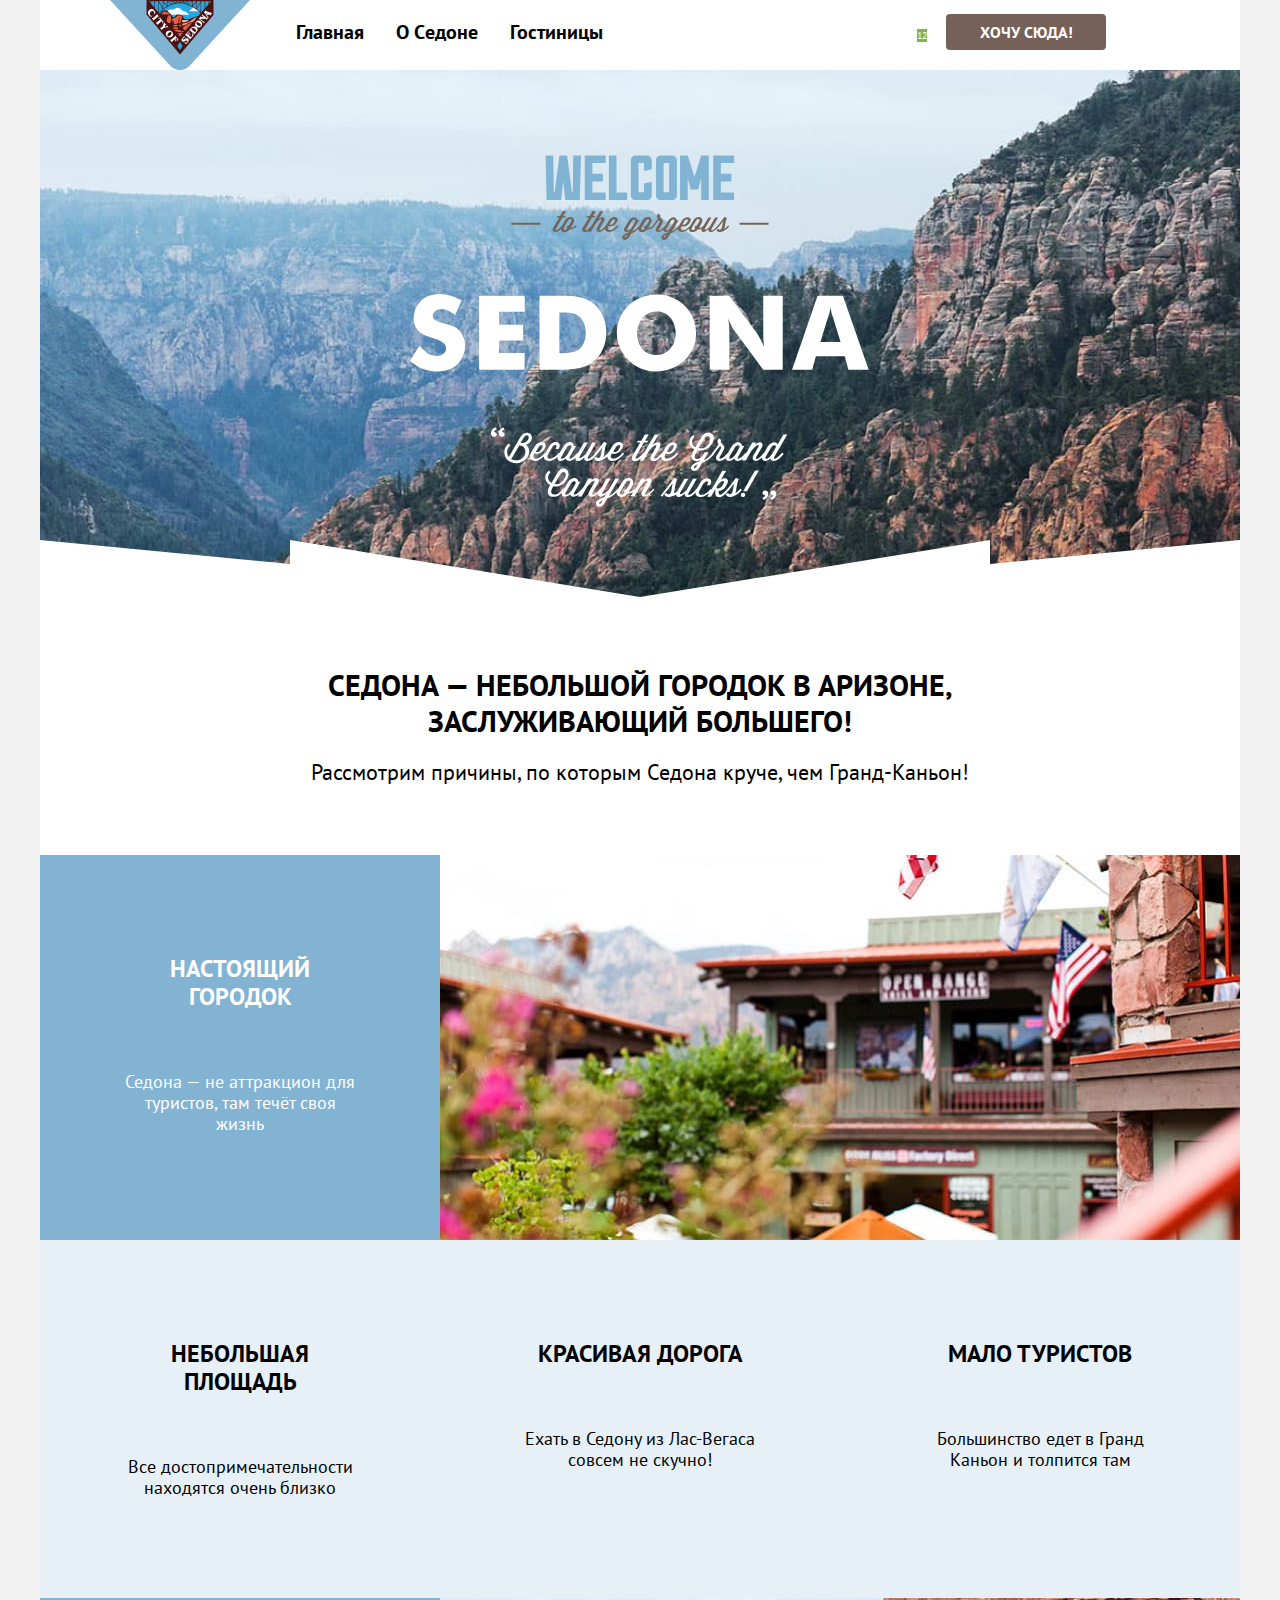
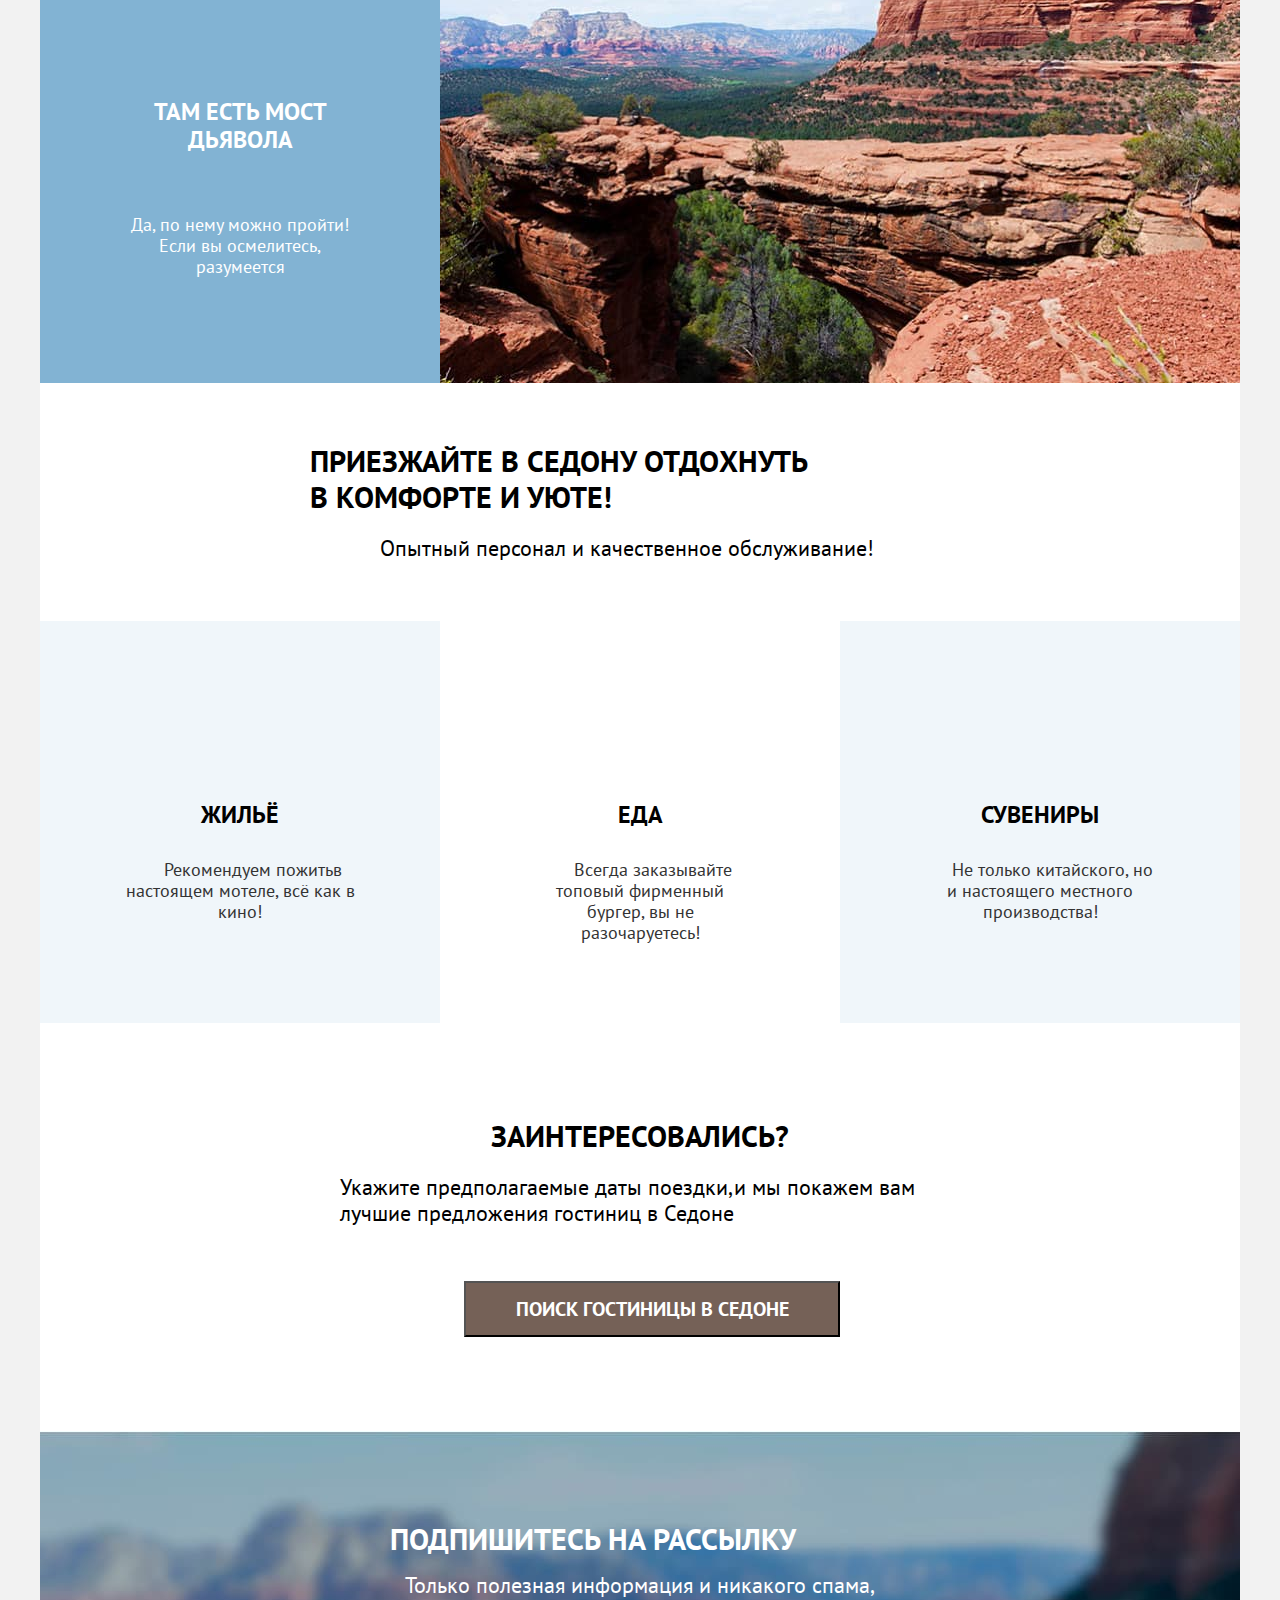
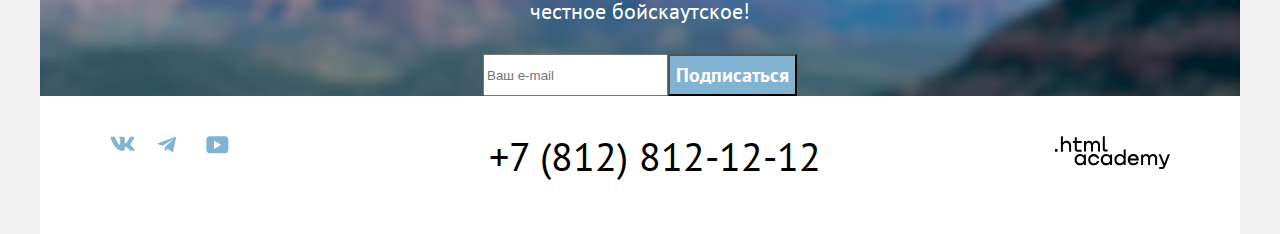
<file: index.html>
<!DOCTYPE html>
<html lang="ru">

  <head>
    <meta charset="utf-8">
    <link rel="stylesheet" href="styles/styles.css">
    <title>HTML Academy:Седона</title>
  </head>

  <body>
    <div class="container">
      <header class="page-header" data-test="page-header">
        <nav class="navigation">
          <a class="logo" href="index.html" aria-current="page">
            <img class="logo-image" src="images/logo.svg" width="140" height="70"
              alt="Коричневые горы на фоне голубого небо с белыми облаками.">
          </a>
          <ul class="navigation-list">
            <li class="navigation-item">
              <a class="navigation-link" href="index.html">Главная</a>
            </li>
            <li class="navigation-item">
              <a class="navigation-link" href="#">О Cедоне</a>
            </li>
            <li class="navigation-item">
              <a class="navigation-link" href="catalog.html">Гостиницы</a>
            </li>
          </ul>
          <ul class="navigation-list navigation-user">
            <li class="navigation-item">
              <a class="navigation-link" href="#">
                <span class="visually-hidden">Поиск</span>
              </a>
            </li>
            <li class="navigation-item">
              <a class="navigation-link" href="#">
                <span class="visually-hidden">Гостиниц в избранном </span>
                <span class="navigation-user-quantity">12</span>
              </a>
            </li>
            <li class="navigation-user-item">
              <a class="navigation-user-button" href="#">Хочу сюда!</a>
            </li>
          </ul>
        </nav>
      </header>

      <main class="main-container main-part">
        <section class="hero" data-test="hero">
          <h1 class="visually-hidden">Добро пожаловать в город Седона</h1>
          <img class="welcome-image" src="images/welcome.svg" width="458" height="352"
            alt="Welcome to the gorgeous Sedona, because the Grand Canyon sucks!">
        </section>
        <section class="advantages" data-test="advantages">
          <h2 class="visually-hidden">Знакомство с городом Седона</h2>
          <p class="advantages-basic">Седона — небольшой городок в Аризоне, заслуживающий большего!</p>
          <p class="advantages-text">Рассмотрим причины, по которым Седона круче, чем Гранд-Каньон!</p>
          <ul class="advantages-list">
            <li class="photo-advantages-item">
              <div class="photo">
                <h2 class="advantages-title">Настоящий городок</h2>
                <p class="advantages-description">Седона — не аттракцион для туристов, там течёт своя жизнь</p>
              </div>
              <img class="advantages-image" src="images/advantages.jpg" width="800" height="385"
                alt="Улица Седоны. Зеленые кусты с розовыми цветами,фасад домов, фасадные флаги вдали виднеется-размытый фон коричневых гор.">

            </li>
            <li class="advantages-item">
              <div class="columns-advantages">
                <h2 class="advantages-title">Небольшая площадь</h2>
                <p class="advantages-description">Все достопримечательности находятся очень близко</p>
              </div>
            </li>
            <li class="advantages-item">
              <div class="columns-advantages">
                <h2 class="advantages-title">Красивая дорога</h2>
                <p class="advantages-description">Ехать в Седону из Лас-Вегаса совсем не скучно!</p>
              </div>
            </li>
            <li class="advantages-item">
              <div class="columns-advantages">
                <h2 class="advantages-title">Мало туристов</h2>
                <p class="advantages-description">Большинство едет в Гранд Каньон и толпится там</p>
              </div>
            </li>
            <li class="photo-advantages-item">
              <div class="photo">
                <h2 class="advantages-title">Там есть мост дьявола</h2>
                <p class="advantages-description">Да, по нему можно пройти! Если вы осмелитесь, разумеется</p>
              </div>
              <img class="advantages-image" src="images/devil-bridge.jpg" width="800" height="385"
                alt="Горный пейзажа, каменное соединение в виде моста">


          </ul>
        </section>
        <section class="infrastructure" data-test="infrastructure">
          <h2 class="visually-hidden">Инфраструктура в городе Седона</h2>
          <p class="infrastructure-basic">Приезжайте в Седону отдохнуть в комфорте и уюте!</p>
          <p class="infrastructure-text">Опытный персонал и качественное обслуживание!</p>
          <ul class="infrastructure-list">
            <li class="infrastructure-item">
              <h3 class="infrastructure-title">Жильё</h3>
              <p class="infrastructure-description">Рекомендуем пожитьв настоящем мотеле, всё как в кино!</p>
            </li>
            <li class="food-infrastructure-item">
              <h3 class="infrastructure-title">Еда</h3>
              <p class="infrastructure-description">Всегда заказывайте топовый фирменный бургер, вы не
                разочаруетесь! </p>
            </li>
            <li class="infrastructure-item">
              <div class="title">
                <h3 class="infrastructure-title">Сувениры</h3>
              </div>
              <div class="description">
                <p class="infrastructure-description">Не только китайского, но и настоящего местного производства!
                </p>
              </div>
            </li>
          </ul>
        </section>
        <section class="search" data-test="search">
          <h2 class="search-basic">Заинтересовались?</h2>
          <p class="search-text">Укажите предполагаемые даты поездки,и мы покажем вам лучшие предложения гостиниц в
            Седоне </p>
          <button class="search-button" type="button">Поиск гостиницы в Седоне </button>
        </section>
        <section class="subscribe-page">
          <h2 class="subscribe-header">Подпишитесь на рассылку</h2>
          <p class="subscribe-text">Только полезная информация и никакого спама, честное бойскаутское!</p>
          <form class="subscribe-form" action="https://echo.htmlacademy.ru/" method="post">
            <label class="subscribe-label" for="subscribe-email"></label>
            <input class="subscribe-input" type="email" name="subscribe-email" id="subscribe-email"
              aria-label="Ваш e-mail" placeholder="Ваш e-mail">
            <button class="subscribe-button" type="submit">Подписаться</button>
          </form>
        </section>
      </main>

      <footer class="page-footer" data-test="main-footer">
        <div class="social-column">
          <section class="social">
            <h2 class="visually-hidden">Контакты</h2>
            <ul class="social-list">
              <li class="social-item">
                <a class="vkontakte" href="https://vk.com/htmlacademy">
                  <span class="visually-hidden">vkontakte</span></a>
              </li>
              <li class="social-item">
                <a class="telegram" href="https://t.me/htmlacademy">
                  <span class="visually-hidden">telegram</span>
                </a>
              </li>
              <li class="social-item">
                <a class="youtube" href="https://www.youtube.com/user/htmlacademyru">
                  <span class="visually-hidden">youtube</span>
                </a>
              </li>
            </ul>
          </section>
          <a class="contact-telephone" href="tel:+78128121212"> +7 (812) 812-12-12</a>
          <a class="contact-website-htmlacademy" href="https://htmlacademy.ru">
            <span class="visually-hidden">"Сайт разработчика html academy"</span> </a>
        </div>
      </footer>
    </div>
  </body>

</html>
</file>
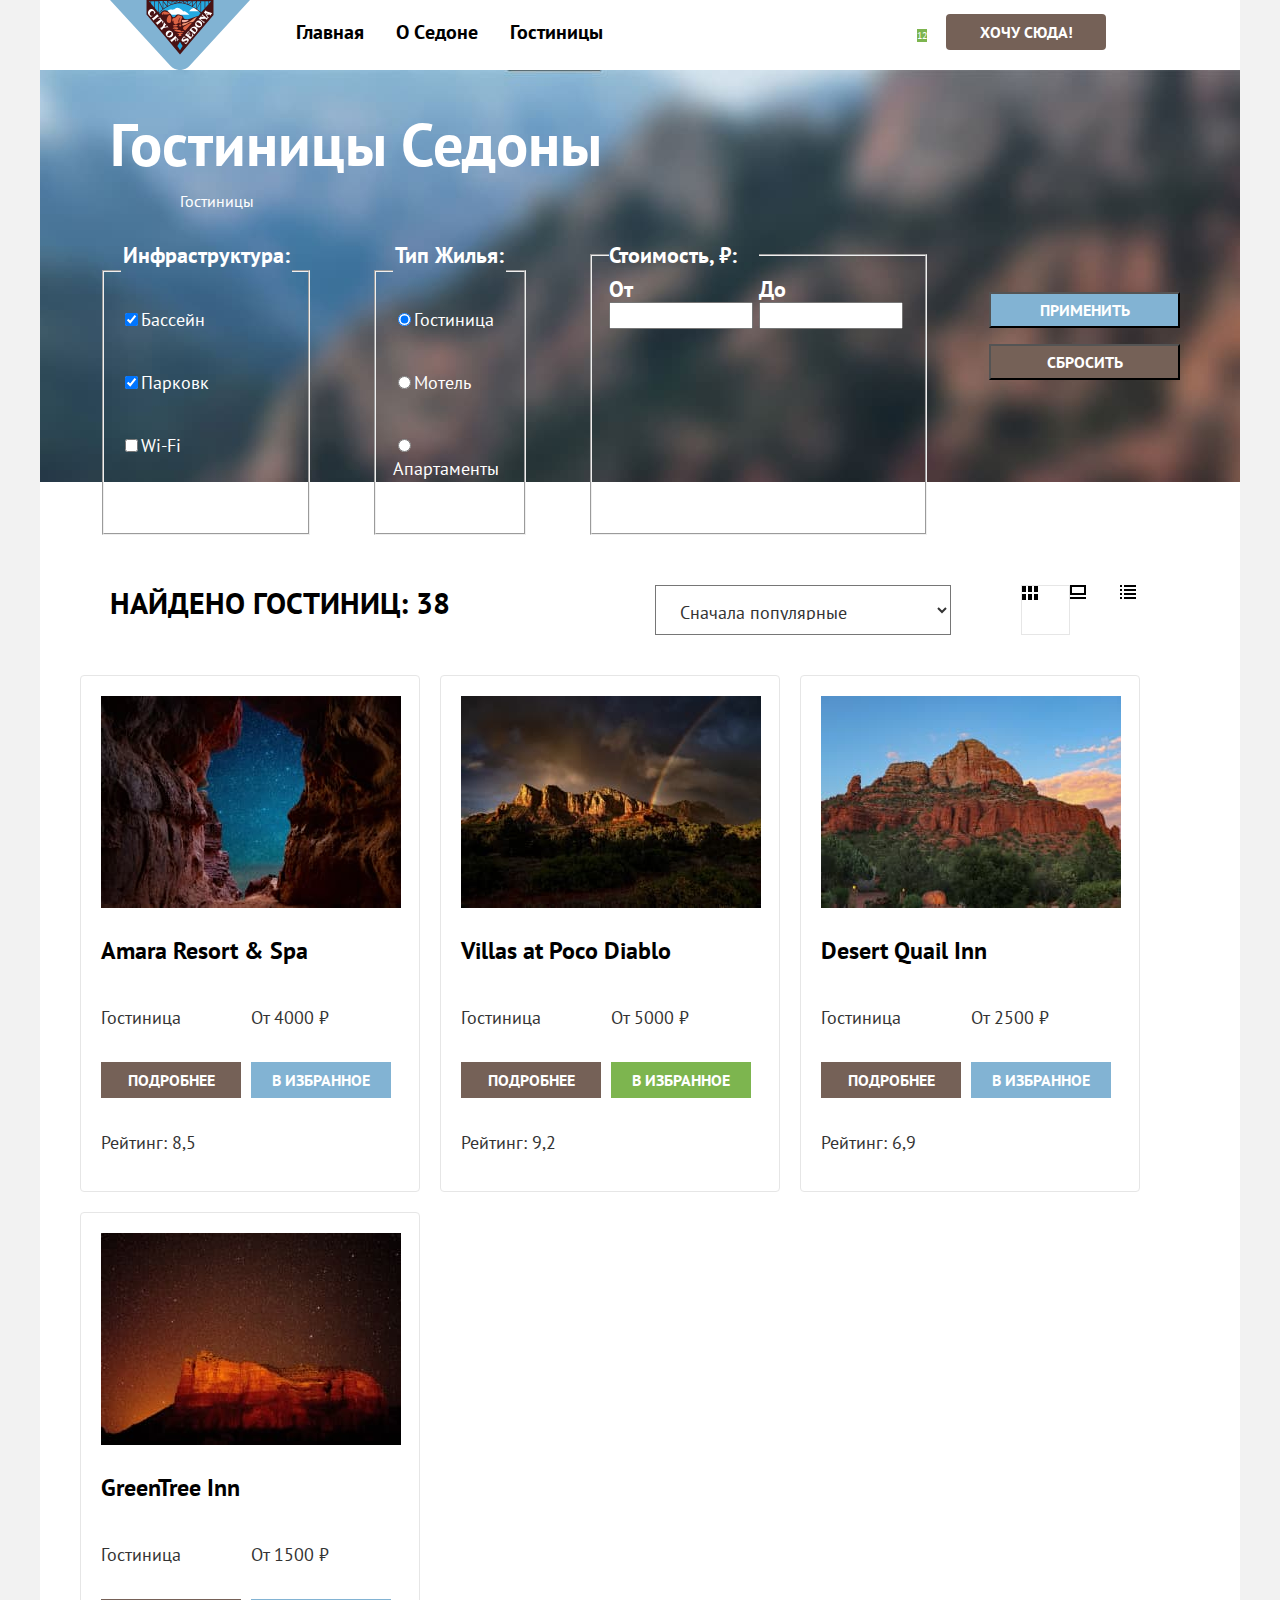
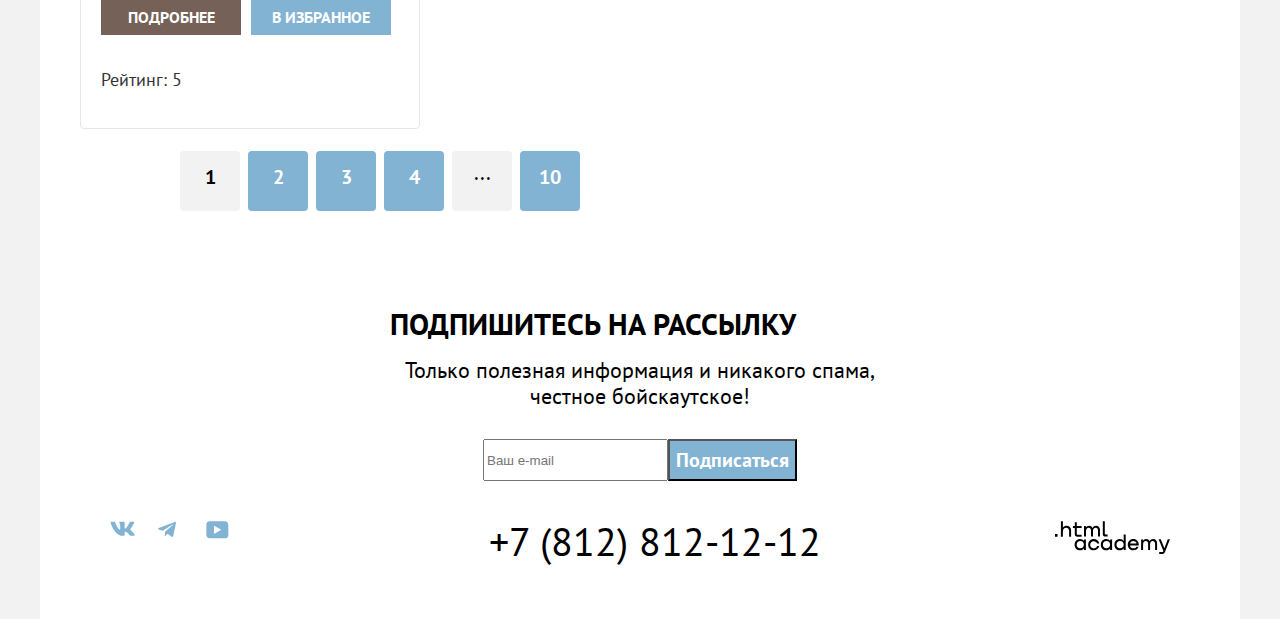
<file: catalog.html>
<!DOCTYPE html>
<html lang="ru">

  <head>
    <meta charset="utf-8">
    <link rel="stylesheet" href="styles/styles.css">
    <title>HTML Academy:Седона</title>
  </head>

  <body>
    <div class="container">
      <header class="page-header" data-test="page-header">
        <nav class="navigation">
          <a class="logo" href="index.html" aria-current="page">
            <img class="logo-image" src="images/logo.svg" width="140" height="70"
              alt="Коричневые горы на фоне голубого небо с белыми облаками.">
          </a>
          <ul class="navigation-list">
            <li class="navigation-item">
              <a class="navigation-link" href="index.html">Главная</a>
            </li>
            <li class="navigation-item">
              <a class="navigation-link" href="#">О Cедоне</a>
            </li>
            <li class="navigation-item">
              <a class="navigation-link" href="catalog.html">Гостиницы</a>
            </li>
          </ul>
          <ul class="navigation-list navigation-user">
            <li class="navigation-item">
              <a class="navigation-link" href="#">
                <span class="visually-hidden">Поиск</span>
              </a>
            </li>
            <li class="navigation-item">
              <a class="navigation-link" href="#">
                <span class="visually-hidden">Гостиниц в избранном </span>
                <span class="navigation-user-quantity">12</span>
              </a>
            </li>
            <li class="navigation-item">
              <a class="navigation-user-button" href="#">Хочу сюда!</a>
            </li>
          </ul>
        </nav>
      </header>

      <main class="main-container main-internal" data-test="main-internal">
        <section class="filter">
          <h2 class="filter-hotels">Гостиницы Седоны</h2>
          <ul class="breadcrumbs-list">
            <li class="breadcrumbs-item">
              <a class="breadcrumbs-link" href="index.html"><span class="visually-hidden">Вернуться на главную
                  страницу</span>
              </a>
            </li>
            <li class="breadcrumbs-item">
              <a class="breadcrumbs-link">Гостиницы</a>
            </li>
          </ul>
          <form class="filter-hotels-form" action="http://echo.htmlacademy.ru/" method="get">
            <fieldset class="filter-checkbox">
              <legend class="filter-title">Инфраструктура:</legend>
              <ul class="filter-list">
                <li class="filter-item">
                  <label class="control" for="pool">
                    <input class="control-input" type="checkbox" name="pool" id="pool" checked>Бассейн
                  </label>
                </li>
                <li class="filter-item">
                  <label class="control" for="parking">
                    <input class="control-input" type="checkbox" name="parking" id="parking" checked>Парковк
                  </label>
                </li>
                <li class="filter-item">
                  <label class="control" for="wi-fi">
                    <input class="control-input" type="checkbox" name="wi-fi" id="wi-fi">Wi-Fi
                  </label>
                </li>
              </ul>
            </fieldset>
            <fieldset class="filter-radio">
              <legend class="filter-title">Тип жилья:</legend>
              <ul class="filter-list">
                <li class="filter-item">
                  <label class="control">
                    <input class="control-input" type="radio" name="product-group" value="hotel" checked>Гостиница
                  </label>
                </li>
                <li class="filter-item">
                  <label class="control">
                    <input class="control-input" type="radio" name="product-group" value="motel">Мотель
                  </label>
                </li>
                <li class="filter-item">
                  <label class="control">
                    <input class="control-input" type="radio" name="product-group" value="apartments">Апартаменты
                  </label>
                </li>
              </ul>
            </fieldset>
            <fieldset class="filter-number">
              <legend class="filter-title-number">Стоимость, ₽:</legend>
              <label>
                <span class="filter-title-number">От</span>
                <input class="filter-input-number" type="number" name="product-group" min="0" max="1200" step="1"
                  value="0">
              </label>
              <label>
                <span class="filter-title-number">До</span>
                <input class="filter-input-number" type="number" name="product-group" min="0" max="1200" step="1"
                  value="9000">
              </label>
            </fieldset>
            <div class="filter-button">
              <button class="button-submit" type="submit">Применить</button>
              <button class="button-reset" type="reset">Сбросить</button>
            </div>
          </form>
        </section>
        <section class="catalog">
          <div class="select-control">
            <h2 class="select-control-basic">Найдено гостиниц: 38</h2>
            <select class="select-control-list" aria-label="Сортировка">
              <option value="popular">Сначала популярные</option>
              <option value="cheap">Сначала подешевле</option>
              <option value="expensive">Сначала подороже</option>
            </select>
            <a class="button-table" href="#">
              <span class="visually-hidden">Отобразить в виде таблици</span>
            </a>
            <a class="button-one" href="#">
              <span class="visually-hidden">Отобразить по одной</span>
            </a>
            <a class="button-list" href="#">
              <span class="visually-hidden">Отобразить списком </span>
            </a>
          </div>
          <ul class="hotel-list">
            <li class="hotel-card">
              <a class="hotel-card-link" href="#">
                <img class="hotel-card-image" src="images/catalog/amararesort.jpg" width="300" height="212"
                  alt="Темно-синее звёздное небо, проглядывающее через овальное ущелье гор."></a>
              <a class="hotel-card-link" href="#" tabindex="-1">
                <h3 class="hotel-card-title">Amara Resort & Spa</h3>
              </a>
              <div class="column-hotel-card">
                <p class="hotel-card-type">Гостиница</p>
                <p class="hotel-card-price">От 4000 ₽</p>
                <a class="button-more" href="#">подробнее</a>
                <a class="button-favorites" href="#">в избранное</a>
                <span class="visually-hidden">4звезды из 5</span>
                <p class="hotel-card-price">Рейтинг: 8,5</p>
              </div>
            </li>
            <li class="hotel-card">
              <a class="hotel-card-link" href="#">
                <img class="hotel-card-image" src="images/catalog/villasatpoco.jpg" width="300" height="212"
                  alt="Горный хребет красных скал в окружении хвойной равнины на фоне небо в серо-синих тонах, с радугой по горизонту.">
              </a>
              <a class="hotel-card-link" href="#" tabindex="-1">
                <h3 class="hotel-card-title">Villas at Poco Diablo</h3>
              </a>
              <div class="column-hotel-card">
                <p class="hotel-card-type">Гостиница</p>
                <p class="hotel-card-price">От 5000 ₽</p>
                <a class="button-more" href="#">подробнее</a>
                <a class="button-favorites-active" href="#">в избранное</a>
                <span class="visually-hidden">4 звезды из 5</span>
                <p class="hotel-card-price">Рейтинг: 9,2</p>
              </div>
            </li>
            <li class="hotel-card">
              <a class="hotel-card-link" href="#">
                <img class="hotel-card-image" src="images/catalog/desertquailinn.jpg" width="300" height="212"
                  alt="Горный хребет красных скал на фоне ясного неба в окружении зеленой равнины.">
              </a>
              <a class="hotel-card-link" href="#" tabindex="-1">
                <h3 class="hotel-card-title">Desert Quail Inn</h3>
              </a>
              <div class="column-hotel-card">
                <p class="hotel-card-type">Гостиница</p>
                <p class="hotel-card-price">От 2500 ₽</p>
                <a class="button-more" href="#">подробнее</a>
                <a class="button-favorites" href="#">в избранное</a>
                <span class="visually-hidden">3 звезды из 5 </span>
                <p class="hotel-card-price">Рейтинг: 6,9</p>
              </div>
            </li>
            <li class="hotel-card">
              <a class="hotel-card-link" href="#">
                <img class="hotel-card-image" src="images/catalog/greenreeinn.jpg" width="300" height="212"
                  alt="Возвышенность красно-коричневых скал на фоне ночного, звездного неба.">
              </a>
              <a class="hotel-card-link" href="#" tabindex="-1">
                <h3 class="hotel-card-title">GreenTree Inn</h3>
              </a>
              <div class="column-hotel-card">
                <p class="hotel-card-type">Гостиница</p>
                <p class="hotel-card-price">От 1500 ₽</p>
                <a class="button-more" href="#">подробнее</a>
                <a class="button-favorites" href="#">в избранное</a>
                <span class="visually-hidden">2 звезды из 5</span>
                <p class="hotel-card-price">Рейтинг: 5</p>
              </div>
            </li>
          </ul>
        </section>


        <section class="pagination">
          <ul class=" pagination">
            <li class="pagination-item-one">
              <a class="pagination-link pagination-current" href="catalog.html">1</a>
            </li>
            <li class="pagination-item">
              <a class="pagination-link" href="#">2</a>
            </li>
            <li class="pagination-item">
              <a class="pagination-link" href="#">3</a>
            </li>
            <li class="pagination-item">
              <a class="pagination-link" href="#">4</a>
            </li>
            <li class="pagination-item-next">
              <a class="pagination-link pagination-next" href="#">...</a>
            </li>
            <li class="pagination-item">
              <a class="pagination-link" href="#">10</a>
            </li>
          </ul>
        </section>
        <section class="subscribe" data-test="subscribe">

          <h2 class="subscribe-header">Подпишитесь на рассылку</h2>
          <p class="subscribe-text">Только полезная информация и никакого спама, честное бойскаутское!</p>
          <form class="subscribe-form" action="https://echo.htmlacademy.ru/" method="post">
            <label class="subscribe-label" for="subscribe-email"></label>
            <input class="subscribe-input" type="email" name="subscribe-email" id="subscribe-email"
              aria-label="Ваш e-mail" placeholder="Ваш e-mail">
            <button class="subscribe-button" type="submit">Подписаться</button>
          </form>
        </section>
      </main>
      <footer class="page-footer" data-test="main-footer">
        <div class="social-column">
          <section class="social">
            <h2 class="visually-hidden">Контакты</h2>
            <ul class="social-list">
              <li class="social-item">
                <a class="vkontakte" href="https://vk.com/htmlacademy">
                  <span class="visually-hidden">vkontakte</span></a>
              </li>
              <li class="social-item">
                <a class="telegram" href="https://t.me/htmlacademy">
                  <span class="visually-hidden">telegram</span>
                </a>
              </li>
              <li class="social-item">
                <a class="youtube" href="https://www.youtube.com/user/htmlacademyru">
                  <span class="visually-hidden">youtube</span>
                </a>
              </li>
            </ul>
          </section>
          <a class="contact-telephone" href="tel:+78128121212"> +7 (812) 812-12-12</a>
          <a class="contact-website-htmlacademy" href="https://htmlacademy.ru">
            <span class="visually-hidden">"Сайт разработчика html academy"</span> </a>
        </div>
      </footer>

    </div>
  </body>

</html>
</file>
<file: styles/styles.css>
@font-face {
  font-family: "PT Sans";
  font-style: normal;
  font-weight: 400;
  src: url("../fonts/ptsans-400.woff2") format("woff2");
  font-display: swap;
}

@font-face {
  font-family: "PT Sans";
  font-style: normal;
  font-weight: 700;
  src: url("../fonts/ptsans-700.woff2") format("woff2");
  font-display: swap;
}

html {
  height: 100%;
}

body {
  margin: 0;
  padding: 0;
  display: flex;
  flex-direction: column;
  height: 100%;
  font-family: "PT Sans", sans-serif;
  font-size: 22px;
  line-height: 26px;
  color: #333333;
  background-color: #F2F2F2;
}

.visually-hidden {
  position: absolute;
  width: 1px;
  height: 1px;
  margin: -1px;
  padding: 0;
  border: 0;
  clip: rect(0 0 0 0);
  overflow: hidden;
}

.container {
  display: flex;
  flex-direction: column;
  justify-content: space-between;
  height: 100vh;
  margin: 0 auto;
  padding: 0;
  width: 1200px;
  background-color: #FFFFFF;
  color: #000000;
}

.navigation {
  display: flex;
  margin-left: 70px;
  margin-right: 70px;
  padding: 0;
  gap: 30px;
  margin-top: 0;
  margin-bottom: 0;
}

.logo {
  display: flex;
  justify-content: start;
  align-items: center;
  width: 140px;
  flex-shrink: 0;
  flex-wrap: wrap;
}

.navigation-list {
  display: flex;
  flex-wrap: wrap;
  width: 480px;
  margin: 0;
  padding: 0;
  list-style-type: none;
}

.navigation-link {
  display: block;
  padding: 20px 16px;
  font-family: "PT Sans", sans-serif;
  font-style: normal;
  font-weight: 700;
  font-size: 20px;
  line-height: 24px;
  text-decoration: none;
  color: #000000;
  background-color: #FFFFFF;
  text-align: center;
}

.navigation-user {
  max-width: 320px;
  margin-left: auto;
}

.navigation-user .navigation-link {
  min-width: 22px;
  min-height: 22px;
}

.navigation-user .navigation-link {
  min-width: 16px;
  min-height: 22px;
}

.navigation-user-quantity {
  font-weight: 400;
  font-size: 10px;
  line-height: 10px;
  text-align: center;
  color: #FFFFFF;
  background-color: #7DB54F;
  background-position: right;
}

.navigation-user-button {
  display: flex;
  box-sizing: border-box;
  flex-direction: column;
  justify-content: center;
  align-items: center;
  margin-top: 14px;
  gap: 10px;
  border-radius: 4px;
  flex-wrap: wrap;
  font-family: "PT Sans", sans-serif;
  font-style: normal;
  font-weight: 700;
  font-size: 16px;
  min-width: 160px;
  min-height: 36px;
  text-align: center;
  text-transform: uppercase;
  text-decoration: none;
  color: #FFFFFF;
  background-color: #756157;
}

.main-container {
  margin: 0;
  padding: 0;
  flex-grow: 1;
  margin-top: auto;
  margin-bottom: auto;
  background: #FFFFFF;
}

.hero {
  display: block;
  background-image: url(../images/white-element.svg), url(../images/index-background.jpg);
  background-repeat: no-repeat;
  background-size: 100% auto, cover;
  text-align: center;
  color: #000000;
  background-color: #0000004D;
  background-position: center bottom, center top;
  padding-top: 35px;
  padding-bottom: 35px;
  padding-left: 70px;
  padding-right: 70px;
}

.welcome-image {
  width: 460px;
  padding: 50px 300px;
  margin: 0;
}

.advantages-basic {
  display: block;
  justify-content: center;
  margin-top: 5px;
  margin-bottom: 5px;
  margin-left: 70px;
  margin-right: 70px;
  padding: 65px 200px 5px 200px;
  flex-direction: column;
  width: 660px;
  font-weight: 700;
  font-size: 30px;
  line-height: 36px;
  text-transform: uppercase;
  text-align: center;
  background: #FFFFFF;
}

.advantages-text {
  display: block;
  margin-top: 5px;
  margin-bottom: 5px;
  margin-left: 70px;
  margin-right: 70px;
  padding: 10px 200px 65px 200px;
  flex-direction: column;
  justify-content: center;
  width: 660px;
  font-style: normal;
  font-weight: 400;
  text-align: center;
}

.advantages-list {
  display: flex;
  list-style-type: none;
  flex-flow: row wrap;
  justify-content: space-around;
  margin: 0;
  padding: 0;
}


.photo {
  display: block;
  width: 400px;
  margin-top: 70px;
  margin-bottom: 70px;
  padding: 0;

}

.columns-advantages {
  display: block;
  width: 400px;
  margin-top: 70px;
  margin-bottom: 70px;
  padding: 0;
}


.advantages-item {
  background-color: #83B3D333;
}

.photo-advantages-item {
  display: flex;
  color: #FFFFFF;
  background-color: #82B3D3;
}

.advantages-title {
  font-weight: 700;
  font-size: 24px;
  line-height: 28px;
  text-align: center;
  text-transform: uppercase;
}

.advantages-description {
  font-size: 18px;
  line-height: 21px;
  font-weight: 400;
  text-align: center;

}

.advantages-title,
.advantages-description {
  display: block;
  padding: 30px 85px 30px 85px;
  margin: 0;
  width: 230;
  justify-content: space-around;
  flex-direction: column;
  align-items: center;
}

.infrastructure-list {
  margin: 0;
  padding: 0;
  display: flex;

  list-style-type: none;
}

.infrastructure-basic {
  display: inline-block;
  vertical-align: bottom;
  justify-content: space-around;
  align-content: space-evenly;
  margin-top: 5px;
  margin-bottom: 5px;
  margin-left: auto;
  margin-right: auto;
  padding: 55px 270px 5px 270px;
  flex-direction: column;
  width: 520px;
  font-weight: 700;
  font-size: 30px;
  line-height: 36px;
  text-transform: uppercase;
  align-items: baseline;
  align-self: center;
}

.infrastructure-text {
  display: inline-block;
  margin: 0;
  justify-content: center;
  vertical-align: bottom;
  margin-top: 5px;
  margin-bottom: 5px;
  margin-left: 70px;
  margin-right: 70px;
  padding: 5px 270px 55px 270px;
  flex-direction: column;
  width: 520px;
  height: 26px;
  font-style: normal;
  font-weight: 400;
  align-items: center;
}

.infrastructure-item {
  background-color: #83B3D31F;
}

.food-infrastructure-item {
  background-color: #FFFFFF;
}

.infrastructure-title {
  display: block;
  flex-direction: column;
  justify-content: center;
  margin: 0;
  padding: 180px 85px 15px 85px;
  width: 230px;
  font-weight: 700;
  font-size: 24px;
  line-height: 28px;
  text-align: center;
  text-transform: uppercase;
}

.infrastructure-description {
  display: block;
  flex-direction: column;
  justify-content: center;
  text-indent: 25px;
  margin: 0;
  padding: 15px 85px 80px 85px;
  width: 230px;
  font-style: normal;
  font-size: 18px;
  line-height: 21px;
  font-weight: 400;
  text-align: center;
  color: #333333;
}

.search-basic {
  display: inline-block;
  flex-direction: row;
  justify-content: center;
  vertical-align: bottom;
  margin-top: 5px;
  margin-bottom: 5px;
  margin-left: 70px;
  margin-right: 70px;
  padding: 90px 230px 5px 230px;
  width: 600px;
  font-weight: 700;
  font-size: 30px;
  line-height: 36px;
  text-transform: uppercase;
  text-align: center;
}

.search-text {
  display: inline-block;
  justify-content: center;
  vertical-align: bottom;
  flex-direction: row;
  margin-top: 5px;
  margin-bottom: 5px;
  margin-left: 70px;
  margin-right: 70px;
  padding: 5px 230px 50px 230px;
  width: 600;
  font-style: normal;
  font-weight: 400;
}


.search-button {
  display: flex;
  flex-direction: column;
  justify-content: center;
  align-items: center;
  margin-right: 400px;
  margin-left: auto;
  margin-bottom: 94px;
  padding: 8px 34px 8px 34px;
  min-width: 376px;
  min-height: 52px;
  font-family: "PT Sans", sans-serif;
  font-style: normal;
  font-weight: 700;
  font-size: 20px;
  line-height: 36px;
  text-transform: uppercase;
  color: #FFFFFF;
  background-color: #756157;
  text-decoration: none;
}

.subscribe-page {
  background-image: url("../images/subscribe.jpg");
  background-repeat: no-repeat;
  background-size: 100% auto;
  color: #FFFFFF;
  background-color: #0000004D;
  margin: 0;
  padding: 0;
}

.subscribe-header {
  display: block;
  flex-direction: row;
  justify-content: center;
  margin-top: 5px;
  margin-bottom: 5px;
  margin-left: 70px;
  margin-right: 70px;
  padding: 90px 280px 5px 280px;
  width: 500px;
  font-style: normal;
  font-weight: 700;
  font-size: 30px;
  line-height: 36px;
  align-items: center;
  text-transform: uppercase;
}

.subscribe-text {
  display: block;
  flex-direction: row;
  justify-content: center;
  margin-top: 5px;
  margin-bottom: 5px;
  margin-left: 70px;
  margin-right: 70px;
  padding: 5px 280px 25px 280px;
  width: 500px;
  font-style: normal;
  font-weight: 400;
  text-align: center;
}

.subscribe-form {
  display: flex;
  justify-content: center;
  margin: 0;

}

.subscribe-label .subscribe-input {
  display: block;
  border-radius: 4px;
  padding: 12px 20px;
  width: 800px;
  height: 52px;
  font-family: "PT Sans", sans-serif;
  font-style: normal;
  font-weight: 400;
  font-size: 18px;
  line-height: 24px;
  align-items: center;
  color: #000000;

}

.subscribe-button {
  font-family: "PT Sans", sans-serif;
  font-style: normal;
  font-weight: 700;
  font-size: 20px;
  line-height: 36px;
  align-items: center;
  color: #FFFFFF;
  background-color: #82B3D3;


}

.page-footer {
  color: #000000;
  background-color: #FFFFFF;
  padding: 0;
}

.social-list {
  display: flex;
  flex-wrap: wrap;
  margin: 0;
  padding: 0;
  list-style-type: none;

}

.social-column {
  display: flex;
  margin: 0;
  margin-top: 40px;
  margin-left: 70px;
  margin-bottom: 30px;
  margin-right: 70px;
  padding: 0;
  white-space: nowrap;

}

.vkontakte {
  background-image: url("../images/social-networks/vkontakte.svg");
  background-repeat: no-repeat;
  background-size: auto;
  text-decoration: none;
  display: block;
  width: 48px;
  height: 40px;
  padding: 13 13px;
  gap: 10px;
  justify-content: center;
}

.telegram {
  background-image: url("../images/social-networks/telegram.svg");
  background-repeat: no-repeat;
  background-size: auto;
  text-decoration: none;
  display: block;
  width: 48px;
  height: 40px;
  padding: 13 13px;
  gap: 10px;
  justify-content: center;
}

.youtube {
  background-image: url("../images/social-networks/youtube.svg");
  background-repeat: no-repeat;
  background-size: auto;
  text-decoration: none;
  display: block;
  width: 48px;
  height: 40px;
  padding: 13 13px;
  gap: 10px;
  justify-content: center;
}

.contact-telephone {
  display: block;
  justify-content: center;
  list-style-type: none;
  white-space: nowrap;
  width: 720px;
  height: 50px;
  margin-left: auto;
  margin-right: auto;
  padding: 0;
  font-style: normal;
  font-weight: 400;
  font-size: 40px;
  line-height: 40px;
  text-align: center;
  text-decoration: none;
  text-transform: uppercase;
  color: #000000;
}

.contact-website-htmlacademy {
  display: block;
  justify-content: end;
  background-image: url("../images/html-academy.svg");
  background-repeat: no-repeat;
  background-size: auto;
  width: 115px;
  height: 33px;
  padding: 0;
  margin-bottom: 35px;
}

.main-internal {
  color: #000000;
  background-color: #FFFFFF;
  margin: 0;
  padding: 0;
}

.filter {
  background-image: url(../images/background-filter.jpg);
  background-repeat: no-repeat;
  background-size: 100% auto;
  margin: 0;
  padding: 0;
}

.breadcrumbs-list {
  display: flex;
  flex-wrap: nowrap;
  list-style-type: none;
  margin: 0;
  padding: 0;
}

.filter-hotels {
  display: block;
  margin-left: 70px;
  margin-right: auto;
  padding-top: 35px;
  padding-bottom: 4px;
  margin-top: 0;
  margin-bottom: 0;
  width: 500px;
  height: 78px;
  font-style: normal;
  font-weight: 700;
  font-size: 60px;
  line-height: 78px;
  color: #FFFFFF;
}

.breadcrumbs-link {
  display: block;
  margin-left: 70px;
  padding-top: 4px;
  margin-bottom: 0;
  margin-top: 0;
  font-style: normal;
  font-weight: 400;
  font-size: 16px;
  line-height: 21px;
  color: #FFFFFF;
  text-decoration: none;
  text-align: center;
}

.filter-list{
  list-style-type: none;
  margin: 0;
  padding: 0;
  border:none;
}

.filter-hotels-form {
  display: grid;
  grid-template-columns: 1fr 1fr 1fr 1fr;
  gap: 60px;
  margin-left: 60px;
  margin-right: 60px;
  margin-top: 30px;
  grid-template-rows: 1fr;
  list-style-type: none;
  padding: 0;
  border-style: none;
  flex-wrap: wrap;
  text-decoration: none;
  border:none;
}

.filter-title {
  display: block;
  margin: 0;
  padding-bottom: 32px;
  font-family: "PT Sans", sans-serif;
  font-style: normal;
  font-weight: 700;
  text-transform: capitalize;
  color: #FFFFFF;
  border:none;
}

.filter-item {
  display: block;
  margin: 0;
  padding: 8;
   font-family: "PT Sans", sans-serif;
  font-style: normal;
  font-weight: 400;
  font-size: 18px;
  line-height: 23px;
  color: #FFFFFF;
  margin-bottom: 40px;
  border:none;
}

.filter-title-number {
  display: block;
  padding: 0;
  margin: 0;
  min-width: 150px;
  font-family: "PT Sans", sans-serif;
  font-style: normal;
  font-weight: 700;
  text-transform: capitalize;
  color: #FFFFFF;
}

.filter-number {
  display: grid;
  grid-template-columns: 150px 150px;
  grid-template-rows: 1fr;
  row-gap: 32px;

}
.control-input {
  border:none;
}
.filter-input-number {
  display: block;
  padding: 0;
  margin: 0;
  width: 140px;
  font-family: "PT Sans", sans-serif;
  font-style: normal;
  font-weight: 400;
  font-size: 18px;
  line-height: 23px;
  color: #FFFFFF;
}

.filter-button {
  margin-top: 50px;
  padding: 0;
}

.button-submit {
  margin-bottom: 16px;
  display: block;
  padding: 0;
  width: 191px;
  height: 36px;
  font-family: "PT Sans", sans-serif;
  font-style: normal;
  font-weight: 700;
  font-size: 16px;
  line-height: 20px;
  text-transform: uppercase;
  text-decoration: none;
  color: #FFFFFF;
  background-color: #82B3D3;
}

.button-reset {
  margin: 0;
  padding: 0;
  display: block;
  width: 191px;
  height: 36px;
  font-family: "PT Sans", sans-serif;
  font-style: normal;
  font-weight: 700;
  font-size: 16px;
  line-height: 20px;
  text-align: center;
  text-decoration: none;
  text-transform: uppercase;
  color: #FFFFFF;
  background-color: #756157;
}


.select-control {
  display: flex;
  flex-direction: row;
  margin-top: 50px;
  margin-bottom: 40px;
  margin-left: 70px;
  margin-right: 70px;
  padding: 0;
  flex-wrap: nowrap;
}

.select-control-basic {
  display: block;
  padding: 0;
  margin: 0;
  width: 350px;
  flex-direction: row;
  justify-content: space-between;
  align-items: center;
  font-family: "PT Sans", sans-serif;
  font-style: normal;
  font-weight: 700;
  font-size: 30px;
  line-height: 36px;
  text-transform: uppercase;
  color: #000000;
  background-color: #FFFFFF;
}

.select-control-list {
  display: block;
  margin-left: 200px;
  padding: 14px 20px;
  width: 300px;
  height: 50px;
  flex-direction: row;
  justify-content: space-between;
  align-items: center;
  font-family: "PT Sans", sans-serif;
  font-style: normal;
  font-weight: 400;
  font-size: 18px;
  line-height: 21px;
  color: #333333;
  background-color: #FFFFFF;
}

.button-table {
  display: block;
  box-sizing: border-box;
  margin-left: 70px;
  flex-direction: column;
  justify-content: center;
  align-items: center;
  border: 1px solid #E6E6E6;
  width: 50px;
  height: 50px;
  font-family: "PT Sans", sans-serif;
  background-image: url("../images/sorting/table.svg");
  background-repeat: no-repeat;
  font-style: normal;
  font-weight: 400;
  font-size: 18px;
  line-height: 21px;
  text-transform: lowercase;
  text-align: center;
  color: #000000;
  background-color: #FFFFFF;

}

.button-one {
  display: block;
  box-sizing: border-box;
  flex-direction: column;
  justify-content: center;
  align-items: center;
  min-width: 50px;
  min-height: 50px;
  padding: 14px 12px;
  font-family: "PT Sans", sans-serif;
  background-image: url("../images/sorting/one.svg");
  background-repeat: no-repeat;
  font-style: normal;
  font-weight: 400;
  font-size: 18px;
  line-height: 21px;
  text-align: center;
  text-transform: lowercase;
  color: #000000;
  background-color: #FFFFFF;
}

.button-list {
  display: block;
  box-sizing: border-box;
  flex-direction: column;
  justify-content: center;
  align-items: center;
  padding: 14px;
  min-width: 50px;
  min-height: 50px;
  font-family: "PT Sans", sans-serif;
  background-image: url("../images/sorting/list.svg");
  background-repeat: no-repeat;
  font-style: normal;
  font-weight: 400;
  font-size: 18px;
  line-height: 21px;
  text-align: center;
  text-transform: lowercase;
  color: #000000;
  background-color: #FFFFFF;
}

.hotel-list {
  list-style-type: none;
  display: grid;
  grid-template-columns: 340px 340px 340px;
  gap: 20px;
  grid-template-rows: 1fr;

}

.hotel-card {
  grid-template-rows: 300px;
  justify-content: center;
  align-items: flex-start;
  padding: 20px;
  border: 1px solid #E6E6E6;
  border-radius: 4px;
}

.hotel-card-link {
  text-decoration: none;
}

.column-hotel-card {
  display: grid;
  grid-template-columns: 140px 140px;
  grid-template-rows: 1fr;
  flex-direction: column;
  row-gap: 16px;
  column-gap: 10px;
}

.hotel-card-title {
  grid-template-rows: 300px;
  font-style: normal;
  text-decoration: none;
  font-weight: 700;
  font-size: 24px;
  line-height: 28px;
  color: #000000;
  background-color: #FFFFFF;

}

.hotel-card-type,
.hotel-card-price {
  grid-template-rows: 300px;
  font-weight: 400;
  font-size: 18px;
  line-height: 21px;
  color: #333333;
  background-color: #FFFFFF;
}

.button-more {
  padding: 0;
  display: flex;
  flex-direction: row;
  justify-content: center;
  align-items: center;
  width: 140px;
  height: 36px;
  font-family: "PT Sans", sans-serif;
  font-style: normal;
  font-weight: 700;
  font-size: 16px;
  line-height: 20px;
  text-align: center;
  text-transform: uppercase;
  color: #FFFFFF;
  background-color: #756157;
  text-decoration: none;
}

.button-favorites-active {
  margin: 0;
  padding: 0;
  display: flex;
  flex-direction: row;
  justify-content: center;
  align-items: center;
  width: 140px;
  height: 36px;
  font-family: "PT Sans", sans-serif;
  font-style: normal;
  font-weight: 700;
  font-size: 16px;
  line-height: 20px;
  text-align: center;
  text-transform: uppercase;
  color: #FFFFFF;
  flex: none;
  text-decoration: none;
  background-color: #7DB54F;
}

.button-favorites {
  margin: 0;
  padding: 0;
  display: flex;
  flex-direction: row;
  justify-content: center;
  align-items: center;
  width: 140px;
  height: 36px;
  font-family: "PT Sans", sans-serif;
  font-style: normal;
  font-weight: 700;
  font-size: 16px;
  line-height: 20px;
  text-align: center;
  text-decoration: none;
  text-transform: uppercase;
  color: #FFFFFF;
  flex: none;
  background-color: #82B3D3;
}


.pagination {
  display: flex;
  padding: 0;
  margin: 0;
  list-style-type: none;
  white-space: nowrap;
  margin-left: 70px;
  margin-right: 70px;
  gap: 8px 8px;
}


.pagination-link {
  display: block;
  box-sizing: border-box;
  justify-content: center;
  min-width: 60px;
  min-height: 60px;
  padding: 8px;
  align-items: center;
  text-align: center;
  border-radius: 4px;
  text-transform: uppercase;
  font-weight: 700;
  font-size: 20px;
  line-height: 36px;
  color: #FFFFFF;
  background-color: #82B3D3;
  text-decoration: none;
}

.pagination-current {
  color: #000000;
  background-color: #F2F2F2;

}

.pagination-next {
  font-weight: 400;
  font-size: 22px;
  line-height: 26px;
  color: #000000;
  background-color: #F2F2F2;
}
</file>
